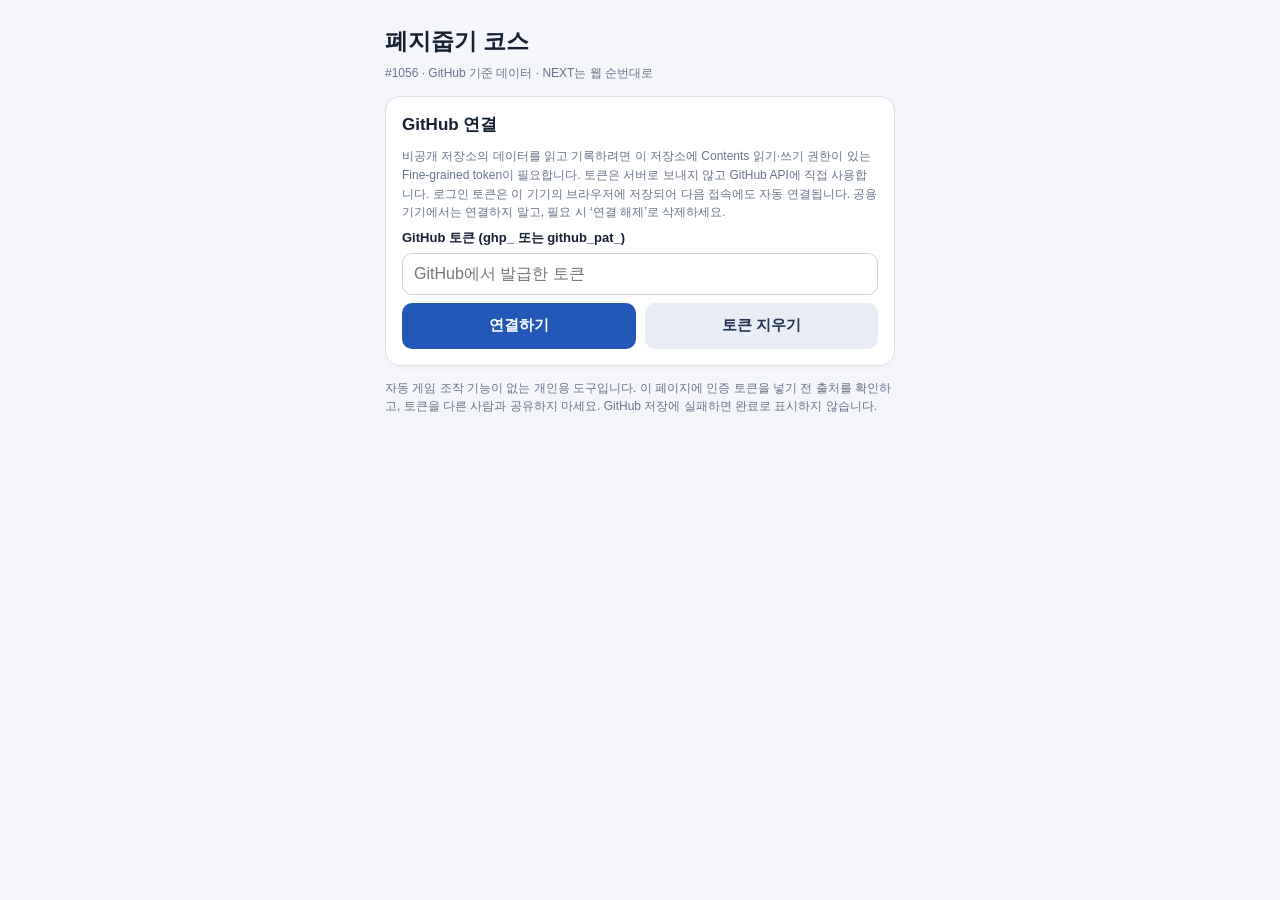
<file: index.html>
<!doctype html>
<html lang="ko">
<head>
<meta charset="utf-8">
<meta name="viewport" content="width=device-width,initial-scale=1,viewport-fit=cover">
<meta name="theme-color" content="#142032">
<title>퍼즐 오브 Z · 폐지줍기</title>
<style>
:root {color-scheme:light;--bg:#f4f6fa;--ink:#152032;--muted:#677489;--line:#dce1e8;--accent:#2358b8;--danger:#b33838;--ok:#177449}
* {box-sizing:border-box} body {margin:0;background:var(--bg);color:var(--ink);font:16px/1.45 -apple-system,BlinkMacSystemFont,"Apple SD Gothic Neo",sans-serif}
main {max-width:540px;margin:0 auto;padding:18px 15px 90px} h1{font-size:23px;margin:7px 0 4px} h2{font-size:17px;margin:0 0 10px} p{margin:7px 0}
.muted,small{color:var(--muted);font-size:12px} .panel {background:white;border:1px solid var(--line);border-radius:15px;padding:16px;margin:13px 0;box-shadow:0 2px 10px #10204007}
label {display:block;font-size:13px;font-weight:600;margin-bottom:5px} input,select{width:100%;padding:11px;font-size:16px;border:1px solid #c8d1df;border-radius:10px;background:#fff;color:#182231}
button {cursor:pointer;border:0;border-radius:10px;padding:13px 10px;font-size:15px;font-weight:650;background:var(--accent);color:white;min-height:46px}
button:disabled{opacity:.45;cursor:default} button.secondary{background:#e9eef6;color:#20334f} button.danger{background:#b63f45} button.green{background:#177449}
button.outline{border:1px solid #c5cfdb;background:white;color:#223852}
.row{display:flex;gap:9px;align-items:center} .row>*{flex:1;min-width:0}.col{display:flex;flex-direction:column;gap:6px}
#loginBox input{margin-bottom:8px} #app{display:none}.headerrow{display:flex;justify-content:space-between;gap:5px;align-items:baseline}
.displaynum{font-size:44px;font-weight:790;line-height:1.08;font-variant-numeric:tabular-nums}
.coordinate-grid{display:grid;grid-template-columns:1fr 1fr;gap:10px;margin:13px 0}
.coordinate-grid>div{background:#f1f4fa;border-radius:12px;text-align:center;padding:11px 5px}
.coordinate-grid b{display:block;font-size:42px;font-variant-numeric:tabular-nums;letter-spacing:-1px}
.coordinate-grid span{font-size:13px;color:var(--muted)}
.next-preview{display:flex;align-items:center;justify-content:space-between;gap:8px;padding:10px 12px;margin:9px 0 13px;border:1px solid #dce4ef;border-radius:10px;background:#f7f9fc;color:#40536b;font-variant-numeric:tabular-nums}
.next-preview-label{font-size:12px;font-weight:650;white-space:nowrap}
.next-preview-coords{font-size:15px;font-weight:700;letter-spacing:.1px;text-align:right}
.inforow{display:flex;gap:7px;flex-wrap:wrap;font-size:13px;color:#334962}
.pill{padding:4px 9px;background:#e9eef6;border-radius:99px}
#statusText{font-size:13px;color:#475c74;min-height:20px}
.message{padding:10px;border-radius:10px;background:#eaf1fa;margin:11px 0;font-size:13px;white-space:pre-wrap;word-break:break-word}
.message.error{background:#ffeaea;color:#922b2b} .message.good{background:#e7f7ec;color:#145a30}
input[type=number]{font-variant-numeric:tabular-nums}
details{margin-top:12px} summary{cursor:pointer;font-weight:650;padding:6px 0}
fieldset{border:0;margin:0;padding:0} fieldset:disabled{opacity:.4}
.help{font-size:12px;color:var(--muted);line-height:1.55}
#signedInAs{font-size:12px;color:var(--muted)}.spacer{height:5px} .badge{background:#f0eee6;border-radius:6px;padding:3px 8px;font-size:12px}

.tabbar{display:grid;grid-template-columns:1fr 1fr;gap:8px;margin-top:14px}
.tabbar button{background:#e1e7f0;color:#304461}
.tabbar button.active{background:#2358b8;color:white}
.scout-band-grid{display:grid;grid-template-columns:repeat(5,minmax(0,1fr));gap:8px;margin-top:8px}
.scout-band-grid button{font-size:18px;padding:8px 2px;background:#e9eef6;color:#223852}
.scout-band-grid button.active{background:#2358b8;color:#fff}
.scout-section{margin:8px 0 10px}
.scout-section h3{margin:0 0 2px;font-size:14px;line-height:1.3;padding:4px 0;border-bottom:1px solid var(--line);color:#2358b8;font-weight:750}
.scout-list{list-style:none;padding:0;margin:0}
.scout-list li{display:flex;align-items:center;justify-content:space-between;gap:6px;min-height:44px;border-bottom:1px solid #ecf0f4;padding:3px 2px;font-variant-numeric:tabular-nums}
.scout-list li:last-child{border-bottom:0}
.scout-list li.is-bust{background:#fff0f1;border-left:4px solid #ac3244;padding-left:5px}
.scout-list li.is-bust .scout-coord,.scout-list li.is-bust .scout-detail{color:#a42f3c}
.scout-list li.is-missing{opacity:.72;background:#f5f6f7}
.scout-coord{flex:1;min-width:0;font-size:15px;font-weight:650;letter-spacing:-.35px;white-space:nowrap}
.scout-action{display:flex;flex:0 0 auto;flex-direction:row;align-items:center;gap:6px}
.scout-detail{flex:0 0 63px;width:63px;font-size:12px;line-height:1.2;color:var(--muted);text-align:center;overflow-wrap:anywhere}
.scout-action button{flex:0 0 76px;width:76px;min-height:38px;padding:5px 6px;border-radius:8px;font-size:12px;line-height:1.25;white-space:nowrap}
.scout-legend{display:flex;gap:7px;flex-wrap:wrap;margin:8px 0;font-size:12px}
.scout-legend span{padding:4px 8px;border-radius:7px;background:#edf1f7;color:#44566e}
.scout-legend .is-bust{background:#fff0f1;color:#a42f3c}
#scoutSaving{font-size:12px;line-height:1.5;white-space:pre-wrap}
.scout-subtle{color:var(--muted);font-size:12px;padding:3px 0}
@media(max-width:380px){.scout-coord{font-size:14px}.scout-action{gap:4px}.scout-detail{flex-basis:56px;width:56px;font-size:11px}.scout-action button{flex-basis:72px;width:72px;padding:5px 4px}}
@media(max-width:330px){.scout-coord{font-size:13px}.scout-detail{flex-basis:46px;width:46px}.scout-action button{flex-basis:68px;width:68px;font-size:11px}}
@media(max-width:360px){.coordinate-grid b{font-size:35px}button{font-size:14px;padding:11px 6px}}
</style>
</head>
<body>
<main>
<header><h1>폐지줍기 코스</h1><p class="muted">#1056 · GitHub 기준 데이터 · NEXT는 웹 순번대로</p></header>
<section class="panel" id="loginBox">
 <h2>GitHub 연결</h2>
 <p class="help">비공개 저장소의 데이터를 읽고 기록하려면 이 저장소에 Contents 읽기·쓰기 권한이 있는 Fine-grained token이 필요합니다. 토큰은 서버로 보내지 않고 GitHub API에 직접 사용합니다. 로그인 토큰은 이 기기의 브라우저에 저장되어 다음 접속에도 자동 연결됩니다. 공용 기기에서는 연결하지 말고, 필요 시 ‘연결 해제’로 삭제하세요.</p>
 <label for="token">GitHub 토큰 (ghp_ 또는 github_pat_)</label>
 <input id="token" type="password" placeholder="GitHub에서 발급한 토큰" autocomplete="off" spellcheck="false">
 <div class="row"><button id="login">연결하기</button><button id="forget" class="secondary">토큰 지우기</button></div>
 <div id="loginMsg" class="message" style="display:none"></div>
</section>
<section id="app">
 <nav class="tabbar" aria-label="페이지 선택">
  <button type="button" id="tabRaid" class="active" aria-pressed="true">출정 코스</button>
  <button type="button" id="tabScout" aria-pressed="false">Y구간 수색</button>
 </nav>
 <section class="panel" id="coursePanel">
  <div class="headerrow"><h2>출정 코스</h2><span id="signedInAs"></span></div>
  <label for="courseSelect">코스 선택</label>
  <select id="courseSelect"></select>
  <p id="courseInfo" class="muted"></p>
  <div class="row"><button id="reload" class="secondary">GitHub 새로고침</button><button id="logout" class="outline">연결 해제</button></div>
 </section>
 <section class="panel" id="raidPanel">
  <div class="headerrow">
   <span class="muted">웹 진행 순번</span>
   <span class="badge" id="targetStatus">대기</span>
  </div>
  <div class="headerrow" style="margin-top:3px">
   <strong class="displaynum" id="stepNumber">—</strong>
   <span id="stepTotal" class="muted"></span>
  </div>
  <div class="coordinate-grid">
   <div><span>X 좌표</span><b id="xVal">—</b></div>
   <div><span>Y 좌표</span><b id="yVal">—</b></div>
  </div>
  <div class="inforow">
   <span class="pill" id="star">★—</span>
   <span class="pill" id="distance">거리 —</span>
  </div>
  <p class="muted" id="targetName"></p>
  <div class="next-preview" id="nextPreview" aria-label="다음 순번의 좌표 미리보기">
   <span id="nextPreviewLabel" class="next-preview-label">다음 좌표</span>
   <span id="nextPreviewCoords" class="next-preview-coords">—</span>
  </div>
  <div class="row" style="margin:15px 0">
   <button class="green" id="attacked">공격 → 다음 좌표</button>
   <button class="danger" id="missing">실종</button>
  </div>
  <div class="row">
   <button class="secondary" id="prev">이전</button>
   <button id="next">NEXT</button>
  </div>
  <p class="help">공격 → 다음 좌표와 NEXT는 진행 순번만 바꾸며 공격 이력·횟수를 기록하지 않습니다. 실종 신고는 GitHub에 실종 상태만 저장하고 해당 농장을 목록에서 제외합니다.</p>
  <details><summary>원하는 웹 순번으로 이동</summary>
   <div class="row"><input id="gotoNumber" type="number" min="1" inputmode="numeric" placeholder="웹 순번"><button id="go">이동</button></div>
  </details>
 </section>
 <section class="panel" id="scoutPanel" style="display:none">
  <h2>Y구간 수색 목록</h2>
  <p class="help">숫자 0~9로 Y 수색 구간을 선택합니다. 구간 내 좌표는 Y 20단위로 묶어 X 오름차순으로 표시합니다. 등록된 농장이 실제로 사라졌다면 해당 줄에서 실종 신고할 수 있습니다.</p>
  <div class="scout-legend"><span>등록 농장</span><span class="is-bust">꽝별 · 자원 부족</span><span>실종 기록</span></div>
  <label id="scoutBandTitle">수색 구간 선택</label>
  <div id="scoutBands" class="scout-band-grid" role="group" aria-labelledby="scoutBandTitle"></div>
  <p class="muted" id="scoutBandRange"></p>
  <div class="row" style="margin-top:10px">
   <button id="scoutRefresh" class="secondary">목록 새로고침</button>
  </div>
  <p id="scoutSummary" class="muted"></p>
  <p id="scoutSaving" class="muted" style="display:none" role="status" aria-live="polite"></p>
  <label style="display:flex;gap:8px;align-items:center;font-weight:400;margin:10px 0">
   <input id="scoutShowMissing" type="checkbox" style="width:auto">
   실종 농장도 참고용으로 표시
  </label>
  <div id="scoutList"></div>
  <p class="help">신규 농장·꽝별 등록과 별등급 변경은 게임 정찰 이미지를 채팅에 올려서 처리합니다. 웹에서는 실종 신고만 합니다.</p>
 </section>
 <div id="statusText"></div>
</section>
<div id="message" class="message" style="display:none"></div>
<p class="help">자동 게임 조작 기능이 없는 개인용 도구입니다. 이 페이지에 인증 토큰을 넣기 전 출처를 확인하고, 토큰을 다른 사람과 공유하지 마세요. GitHub 저장에 실패하면 완료로 표시하지 않습니다.</p>
</main>
<script>
"use strict";
(function(){
const OWNER="JHBahk",REPO="soxl-soxs-trading",BRANCH="game/puzzle-of-z-raid-log",ROOT="game/puzzle-of-z/";
const PATHS={targets:ROOT+"targets.json",config:ROOT+"current-course.json",progress:ROOT+"course-progress.json"};
const $=id=>document.getElementById(id);
const TOKEN_KEY="pz_token";
function readSavedToken(){
 try{return localStorage.getItem(TOKEN_KEY)||sessionStorage.getItem(TOKEN_KEY)||"";}
 catch(e){try{return sessionStorage.getItem(TOKEN_KEY)||"";}catch(_){return "";}}
}
function saveSavedToken(value){
 try{localStorage.setItem(TOKEN_KEY,value);}
 catch(e){throw Error("브라우저에 로그인 정보를 저장할 수 없습니다. 저장소 사용 설정을 확인하세요.");}
 try{sessionStorage.removeItem(TOKEN_KEY);}catch(e){}
}
function clearSavedToken(){
 try{localStorage.removeItem(TOKEN_KEY);}catch(e){}
 try{sessionStorage.removeItem(TOKEN_KEY);}catch(e){}
}
let token=readSavedToken(), targets=null,config=null,progress=null, route=null,step=1,busy=false,viewMode="raid",scoutIndex=null;
const apiBase="https://api.github.com/repos/"+OWNER+"/"+REPO+"/contents/";
function message(s,kind){const el=$("message");el.textContent=s;el.className="message "+(kind||"");el.style.display="block";}
function loginMessage(s,kind){const el=$("loginMsg");el.textContent=s;el.className="message "+(kind||"");el.style.display="block";}
function kstNow(){const d=new Date(Date.now()+9*3600000);return d.toISOString().slice(0,19)+"+09:00";}
function todayKST(){return kstNow().slice(0,10)}
function bytesFromBase64(b){const binary=atob(b.replace(/\s/g,""));const out=new Uint8Array(binary.length);for(let i=0;i<binary.length;i++)out[i]=binary.charCodeAt(i);return new TextDecoder().decode(out);}
function toBase64(txt){const bytes=new TextEncoder().encode(txt);let binary="";for(let i=0;i<bytes.length;i+=16384)binary+=String.fromCharCode.apply(null,bytes.subarray(i,i+16384));return btoa(binary);}
async function req(path,opts){
 const res=await fetch(apiBase+path+(opts.method==="GET"?"?ref="+encodeURIComponent(BRANCH):""),{
 method:opts.method,
 headers:{"Accept":"application/vnd.github+json","Authorization":"Bearer "+token,"X-GitHub-Api-Version":"2022-11-28","Content-Type":"application/json"},
 body:opts.body?JSON.stringify(opts.body):undefined,
 cache:"no-store"
 });
 if(!res.ok){let err="HTTP "+res.status;try{const detail=await res.json();err+=" "+String(detail.message||"").slice(0,220);}catch(e){};throw Error(err+(res.status===409?" / 다른 곳에서 갱신됐습니다. 새로고침 후 다시 실행하세요.":""));}
 return res.json();
}
async function read(path){const v=await req(path,{method:"GET"});if(typeof v.content!=="string")throw Error("GitHub 파일 형식이 예상과 다릅니다: "+path);return {sha:v.sha,value:JSON.parse(bytesFromBase64(v.content))};}
async function update(path,oldSha,value,summary){
 const resp=await req(path,{method:"PUT",body:{message:"puzzle-of-z web: "+summary,content:toBase64(JSON.stringify(value,null,2)+"\n"),sha:oldSha,branch:BRANCH}});
 if(!resp.content||!resp.commit)throw Error("GitHub 응답에 저장 확인 정보가 없습니다.");
 const check=await read(path);
 if(check.sha!==resp.content.sha)throw Error("저장 뒤 다른 변경을 감지했습니다. 새로고침해주세요.");
 return check;
}
function active(){if(!config)return null;return config.routes.find(r=>r.route_id===route?.route_id);}
function currentData(atStep=step){
 if(!targets||!route||atStep<1||atStep>route.web_order_numbers.length)return null;
 const oldNumber=route.web_order_numbers[atStep-1];
 const history=targets.value.recommendation_history.find(h=>h.route_id===route.route_id);
 if(!history)throw Error("기존 추천 기록이 없습니다: "+route.route_id);
 const entry=history.numbered_targets.find(e=>e.number===oldNumber);
 if(!entry)throw Error("코스 번호가 일치하지 않습니다: "+oldNumber);
 const target=targets.value.targets.find(t=>t.id===entry.target_id);
 if(!target)throw Error("대상 ID를 찾을 수 없습니다: "+entry.target_id);
 return {oldNumber,entry,target,history};
}
function availableWebSteps(){
 if(!targets||!route)return [];
 const h=targets.value.recommendation_history.find(item=>item.route_id===route.route_id);
 if(!h)return [];
 const skipped=new Set((h.skipped_targets||[]).filter(s=>!s.invalidated).map(s=>s.number));
 const byNumber=new Map(h.numbered_targets.map(item=>[item.number,item.target_id]));
 const byId=new Map(targets.value.targets.map(t=>[t.id,t]));
 return route.web_order_numbers.map((n,i)=>({number:n,rawStep:i+1})).filter(item=>{
  const t=byId.get(byNumber.get(item.number));
  return t&&t.coordinate_status!=="missing_at_last_known_location"&&t.coordinate_status!=="excluded_active_player"&&!t.excluded_from_raid_recommendations&&!skipped.has(item.number);
 }).map(item=>item.rawStep);
}
function nearestVisibleStep(rawStep){
 const valid=availableWebSteps();
 return valid.find(n=>n>=rawStep)||valid[valid.length-1]||1;
}
function nextVisibleStep(rawStep){
 return availableWebSteps().find(n=>n>rawStep)||null;
}
function prevVisibleStep(rawStep){
 const before=availableWebSteps().filter(n=>n<rawStep);
 return before.length?before[before.length-1]:null;
}
function displayedStep(rawStep){
 const position=availableWebSteps().indexOf(rawStep);
 return position===-1?null:position+1;
}
function status(d){
 if(d.target.coordinate_status==="missing_at_last_known_location"||d.history.skipped_targets?.some(x=>x.number===d.oldNumber))return "실종";
 if(d.target.excluded_from_raid_recommendations||d.target.coordinate_status==="excluded_active_player")return "활동 유저";
 if(d.history.completed_targets?.some(x=>x.number===d.oldNumber&&!x.invalidated))return "공격 완료";
 return "미진행";
}
function render(){
 const valid=availableWebSteps();
 if(!valid.length){
  $("stepNumber").textContent="—";$("stepTotal").textContent="/ 0";
  $("xVal").textContent="—";$("yVal").textContent="—";
  $("targetStatus").textContent="코스 완료";$("nextPreviewLabel").textContent="다음 좌표";$("nextPreviewCoords").textContent="없음";
  $("attacked").disabled=true;$("missing").disabled=true;$("prev").disabled=true;$("next").disabled=true;
  $("courseInfo").textContent="이 코스에 남은 대상이 없습니다.";
  return;
 }
 if(!valid.includes(step))step=nearestVisibleStep(step);
 const d=currentData();if(!d)return;
 const shown=valid.indexOf(step)+1;
 $("stepNumber").textContent=String(shown);$("stepTotal").textContent="/ "+valid.length;
 $("xVal").textContent=d.target.x;$("yVal").textContent=d.target.y;
 $("star").textContent="★"+(d.target.star_tier??d.entry.star_tier??0);
 $("distance").textContent="거리 "+(d.target.distance??"—");
 $("targetName").textContent=d.target.nickname?d.target.nickname+" · "+d.target.id:d.target.id;
 const nextRaw=valid[shown]??null;
 const upcoming=nextRaw?currentData(nextRaw):null;
 $("nextPreviewLabel").textContent=upcoming?"다음 "+(shown+1)+"번":"마지막 좌표";
 $("nextPreviewCoords").textContent=upcoming?"X "+upcoming.target.x+" · Y "+upcoming.target.y:"다음 좌표 없음";
 $("targetStatus").textContent=status(d);
 $("attacked").disabled=busy;
 $("missing").disabled=busy||status(d)==="실종"||status(d)==="활동 유저";
 $("prev").disabled=busy||shown<=1;$("next").disabled=busy||shown>=valid.length;
 $("courseInfo").textContent="웹 순번 "+shown+" / "+valid.length+" · 실종·활동 유저는 자동 제외";
 $("statusText").textContent="GitHub와 동기화됨 · NEXT는 공격이 아님";
 $("go").disabled=busy;$("reload").disabled=busy;
}
function setBusy(v){busy=v;const d=targets&&route?currentData():null;if(d)render();if(targets&&scoutIndex!==null)renderScout();$("login").disabled=v;}
function showApp(){ $("app").style.display="block";$("loginBox").style.display="none"; }
function setTab(mode){
 viewMode=mode==="scout"?"scout":"raid";
 $("tabRaid").classList.toggle("active",viewMode==="raid");
 $("tabScout").classList.toggle("active",viewMode==="scout");
 $("tabRaid").setAttribute("aria-pressed",String(viewMode==="raid"));
 $("tabScout").setAttribute("aria-pressed",String(viewMode==="scout"));
 $("coursePanel").style.display=viewMode==="raid"?"block":"none";
 $("raidPanel").style.display=viewMode==="raid"?"block":"none";
 $("scoutPanel").style.display=viewMode==="scout"?"block":"none";
 if(viewMode==="scout")renderScout();
}
function scoutBounds(index){
 if(!Number.isInteger(index)||index<0||index>9)throw Error("수색 구간은 0~9입니다.");
 const start=index*100+1;
 return [start,index===9?1023:(index+1)*100];
}
function scoutIndexForBand(value){
 const start=Number(String(value||"1-100").split("-")[0]);
 return Math.min(9,Math.max(0,Math.floor((Math.max(start||1,1)-1)/100)));
}
function initScoutBand(){
 if(!targets)return;
 const plan=targets.value.scouting_progress?.missing_target_rescan_plan||{};
 if(!Number.isInteger(scoutIndex)||scoutIndex<0||scoutIndex>9)
  scoutIndex=scoutIndexForBand(plan.next_band);
 const container=$("scoutBands");
 container.replaceChildren();
 for(let i=0;i<10;i++){
  const button=document.createElement("button");
  const [start,end]=scoutBounds(i);
  button.type="button";
  button.textContent=String(i);
  button.title="Y "+start+"~"+end;
  button.className=i===scoutIndex?"active":"";
  button.setAttribute("aria-pressed",String(i===scoutIndex));
  button.onclick=()=>{scoutIndex=i;initScoutBand();renderScout();};
  container.appendChild(button);
 }
 const [start,end]=scoutBounds(scoutIndex);
 $("scoutBandRange").textContent="선택 "+scoutIndex+"번: Y "+start+"~"+end;
}
function starFromOil(v){
 if(v==null)return 0;
 const match=String(v).replace(/,/g,"").replace(/\s/g,"").match(/^(\d+(?:\.\d+)?)(천|K|k|만|M|m)?$/);
 if(!match)return 0;
 const mult={천:1000,K:1000,k:1000,만:10000,M:1000000,m:1000000};
 const oil=Number(match[1])*(mult[match[2]]||1);
 return oil>=24000?3:oil>=18000?2:oil>=12000?1:0;
}
function isBust(t){return t.star_tier===-1||(t.scouting_result==="no_resources"&&![0,1,2,3].includes(t.star_tier));}
function scoutTierText(t){
 if(isBust(t))return "꽝별";
 return t.star_tier==null?"별 미지정":"★"+Math.max(t.star_tier,starFromOil(t.resources?.oil));
}
async function reportScoutingMissing(id,x,y){
 if(busy||!targets||!token)return;
 const initial=targets.value.targets.find(t=>t.id===id);
 if(!initial||initial.x!==x||initial.y!==y)return message("수색 목록이 변경됐습니다. 새로고침 후 확인해주세요.","error");
 if(initial.coordinate_status==="missing_at_last_known_location")return message("이미 실종 신고된 농장입니다.","good");
 if(initial.coordinate_status==="excluded_active_player"||initial.excluded_from_raid_recommendations)return;
 if(!confirm("이 좌표의 농장이 실제로 사라졌나요?\n"+id+" "+(initial.nickname||"")+"\nX "+x+" / Y "+y+"\nGitHub에 실종만 기록하며 공격 이력은 만들지 않습니다."))return;
 setBusy(true);$("scoutSaving").textContent=id+" 실종 신고 GitHub 저장 중 · 완료 확인 전에는 페이지를 닫지 마세요.";$("scoutSaving").style.display="block";
 try{
  const live=await read(PATHS.targets),data=live.value;
  const t=data.targets.find(z=>z.id===id);
  if(!t||t.x!==x||t.y!==y)throw Error("해당 농장 좌표가 이미 바뀌었습니다. 수색 목록을 다시 확인해주세요.");
  if(t.excluded_from_raid_recommendations||t.coordinate_status==="excluded_active_player")throw Error("활동 유저는 실종 처리할 수 없습니다.");
  if(t.coordinate_status!=="missing_at_last_known_location"){
   const at=kstNow();
   t.coordinate_status="missing_at_last_known_location";
   t.missing_reported_at_kst=at;t.last_missing_confirmed_at_kst=at;
   t.notes=(t.notes||"")+"\n"+at+": 웹 Y구간 수색에서 사용자 실종 신고. 기존 좌표 X:"+x+" Y:"+y+". 공격 기록 없음.";
   const p=data.scouting_progress?.missing_target_rescan_plan;
   if(p){
    p.missing_target_ids=[...new Set([...(p.missing_target_ids||[]),id])];
    p.missing_count=data.targets.filter(z=>z.coordinate_status==="missing_at_last_known_location").length;
    if("current_missing_count" in p)p.current_missing_count=p.missing_count;
    p.updated_at_kst=at;
   }
   const saved=await update(PATHS.targets,live.sha,data,"scout missing "+id);
   if(saved.value.targets.find(z=>z.id===id)?.coordinate_status!=="missing_at_last_known_location")throw Error("GitHub 실종 저장 검증 실패");
   targets=saved;
  }else targets=live;
  renderScout();render();
  $("scoutSaving").textContent=id+" 실종 신고 · GitHub 저장 확인 완료.";
  message(id+" 실종 신고 저장 확인 완료. 수색 목록에 반영됐습니다.","good");
 }catch(e){
  const problem=String(e.message||e);
  try{
   const check=await read(PATHS.targets);
   targets=check;
   if(check.value.targets.find(z=>z.id===id&&z.x===x&&z.y===y)?.coordinate_status==="missing_at_last_known_location"){
    $("scoutSaving").textContent=id+" 실종 신고 · GitHub 재조회로 확인 완료.";
    message(id+" 실종 기록은 저장되어 있음을 재조회로 확인했습니다.","good");
   }else{
    $("scoutSaving").textContent="저장 확인 실패 · "+problem;
    message("실종 신고 저장 실패: "+problem,"error");
   }
  }catch(verifyError){
   $("scoutSaving").textContent="저장 여부 확인 불가 · GitHub 목록 새로고침으로 재확인하세요.";
   message("실종 신고 저장 여부를 확인하지 못했습니다: "+problem,"error");
  }
  renderScout();
 }finally{setBusy(false);}
}
function renderScout(){
 if(!targets||scoutIndex===null)return;
 const [start,end]=scoutBounds(scoutIndex);
 const data=targets.value,plan=data.scouting_progress?.missing_target_rescan_plan||{};
 const completed=new Set((plan.completed_bands||[]).map(x=>x.range));
 const includeMissing=$("scoutShowMissing").checked;
 const acceptable=data.targets.filter(t=>Number.isInteger(t.x)&&Number.isInteger(t.y)&&t.y>=start&&t.y<=end&&!t.excluded_from_raid_recommendations&&t.coordinate_status!=="excluded_active_player"&&(includeMissing||t.coordinate_status!=="missing_at_last_known_location"));
 const root=$("scoutList");root.replaceChildren();
 const complete=scoutIndex===9?(completed.has("901-1000")&&completed.has("1001-1023")):completed.has(start+"-"+end);
 const isNext=scoutIndexForBand(plan.next_band)===scoutIndex;
 $("scoutSummary").textContent="Y "+start+"~"+end+" · 등록 "+acceptable.length+"곳 · 꽝별 "+acceptable.filter(isBust).length+"곳 · 실종 "+acceptable.filter(t=>t.coordinate_status==="missing_at_last_known_location").length+"곳"+(complete?" · 수색 완료":" · 완료 보고 전")+(isNext?" · 다음 수색 대상":"");
 let ordinal=0;
 for(let bottom=start;bottom<=end;bottom+=20){
  const top=Math.min(end,bottom+19);
  const group=acceptable.filter(t=>t.y>=bottom&&t.y<=top).sort((a,b)=>a.x-b.x||a.y-b.y||a.id.localeCompare(b.id));
  const section=document.createElement("section");section.className="scout-section";
  const heading=document.createElement("h3");heading.textContent="Y "+bottom+"~"+top+" ("+group.length+"곳)";section.appendChild(heading);
  if(!group.length){heading.textContent+=" · 없음";}
  else{
   const list=document.createElement("ul");list.className="scout-list";
   for(const t of group){
    ordinal++;
    const item=document.createElement("li");item.className=(isBust(t)?"is-bust ":"")+(t.coordinate_status==="missing_at_last_known_location"?"is-missing":"");
    const coords=document.createElement("span");coords.className="scout-coord";coords.textContent=ordinal+". ("+t.x+","+t.y+")";
    const side=document.createElement("div");side.className="scout-action";
    const status=document.createElement("span");status.className="scout-detail";
    status.textContent=scoutTierText(t)+(t.coordinate_status==="missing_at_last_known_location"?" · 실종":"");
    const button=document.createElement("button");button.type="button";
    const missing=t.coordinate_status==="missing_at_last_known_location";
    button.textContent=missing?"실종 완료":"실종 신고";
    button.className=missing?"secondary":"danger";button.disabled=busy||missing;
    button.onclick=()=>reportScoutingMissing(t.id,t.x,t.y);
    side.append(status,button);item.append(coords,side);list.appendChild(item);
   }
   section.appendChild(list);
  }
  root.appendChild(section);
 }
}
async function loadAll(){
 targets=await read(PATHS.targets);config=(await read(PATHS.config)).value;progress=await read(PATHS.progress);
 const list=config.routes;
 $("courseSelect").replaceChildren();
 for(const c of list){const opt=document.createElement("option");opt.value=c.route_id;opt.textContent=c.label;$("courseSelect").append(opt);}
 const saved=progress.value.active_route_id;
 route=list.find(c=>c.route_id===saved)||list[0];$("courseSelect").value=route.route_id;
 const entry=progress.value.courses?.[route.route_id];
 step=Math.min(route.web_order_numbers.length,Math.max(1,Number(entry?.current_step)||1));
 step=nearestVisibleStep(step);
 showApp();render();initScoutBand();renderScout();setTab(viewMode);
}
async function connect(){
 if(busy)return;
 const input=$("token").value.trim();if(input)token=input;
 if(!token){loginMessage("토큰을 입력해주세요.","error");return;}
 setBusy(true);try{await loadAll();saveSavedToken(token);$("token").value="";message("GitHub 연결 완료. 이 브라우저에 로그인 정보가 저장되었습니다.","good");}catch(e){loginMessage("연결 실패: "+e.message,"error");}finally{setBusy(false);}
}
function forget(){clearSavedToken();token="";$("token").value="";targets=null;config=null;progress=null;route=null;$("app").style.display="none";$("loginBox").style.display="block";loginMessage("이 브라우저에 저장된 GitHub 연결 정보가 삭제되었습니다.","good");}
async function saveStep(nextStep){
 if(nextStep<1||nextStep>route.web_order_numbers.length)return;
 const live=await read(PATHS.progress);
 const p=live.value;
 if(!p.courses)p.courses={};
 p.courses[route.route_id]={current_step:nextStep,current_number:route.web_order_numbers[nextStep-1],updated_at_kst:kstNow()};
 p.active_route_id=route.route_id;
 const stored=await update(PATHS.progress,live.sha,p,"move route cursor "+nextStep);
 if(stored.value.courses[route.route_id]?.current_step!==nextStep)throw Error("진행 번호 검증 실패");
 progress=stored;step=nextStep;render();
}
async function move(n){
 if(busy)return;setBusy(true);
 try{await saveStep(n);message("현재 웹 순번 "+(displayedStep(n)??n)+"번 저장 완료.","good");}
 catch(e){message("진행 위치 저장 실패: "+e.message,"error");}
 finally{setBusy(false);}
}
async function switchCourse(){
 if(busy)return;const choice=config.routes.find(c=>c.route_id===$("courseSelect").value);
 if(!choice)return;route=choice;
 const p=progress.value.courses?.[choice.route_id];step=Math.min(choice.web_order_numbers.length,Math.max(1,Number(p?.current_step)||1));step=nearestVisibleStep(step);render();
 try{await saveStep(step);}catch(e){message("코스 선택을 저장하지 못했습니다: "+e.message,"error");}
}
async function report(kind){
 if(busy)return;
 if(kind==="raid"){
  const next=nextVisibleStep(step);
  if(next!==null)await move(next);
  else message("코스 마지막 좌표입니다. 같은 코스를 다시 돌 때는 웹 순번 1번으로 이동하세요.");
  return;
 }
 if(kind!=="missing")return;
 const old=currentData();
 if(!old)return;
 if(!confirm("이 좌표가 실제로 사라졌나요?\nX "+old.target.x+" / Y "+old.target.y+"\nGitHub에 실종 상태만 저장하고 공격 이력은 생성하지 않습니다."))return;
 setBusy(true);
 try{
  const live=await read(PATHS.targets),data=live.value;
  const t=data.targets.find(x=>x.id===old.entry.target_id);
  const h=data.recommendation_history.find(x=>x.route_id===route.route_id);
  if(!t||!h)throw Error("대상 또는 추천 이력이 변경됐습니다.");
  if(t.x!==old.target.x||t.y!==old.target.y)throw Error("농장 좌표가 변경됐습니다. 새로고침 후 확인하세요.");
  if(t.excluded_from_raid_recommendations||t.coordinate_status==="excluded_active_player")throw Error("활동 유저는 실종으로 처리하지 않습니다.");
  if(t.coordinate_status!=="missing_at_last_known_location"){
   const at=kstNow(),num=old.oldNumber;
   t.coordinate_status="missing_at_last_known_location";t.missing_reported_at_kst=at;t.last_missing_confirmed_at_kst=at;
   t.notes=(t.notes||"")+"\n"+at+": 웹 출정 화면 사용자 실종 신고. 코스 #"+num+", 웹 순번 #"+step+". 공격 기록 없음.";
   const plan=data.scouting_progress?.missing_target_rescan_plan;
   if(plan){
    plan.missing_target_ids=[...new Set([...(plan.missing_target_ids||[]),t.id])];
    plan.missing_count=data.targets.filter(x=>x.coordinate_status==="missing_at_last_known_location").length;
    if("current_missing_count" in plan)plan.current_missing_count=plan.missing_count;
    plan.updated_at_kst=at;
   }
   if(!h.skipped_targets)h.skipped_targets=[];
   if(!h.skipped_targets.some(x=>x.number===num))h.skipped_targets.push({number:num,target_id:t.id,coordinate_raw:t.coordinate_raw,reason:"missing_at_last_known_location",confirmed_at_kst:at,web_step:step});
   h.last_progress_at_kst=at;
   const saved=await update(PATHS.targets,live.sha,data,"missing "+t.id+" #"+num);
   if(saved.value.targets.find(z=>z.id===t.id)?.coordinate_status!=="missing_at_last_known_location")throw Error("실종 저장 재조회 검증 실패");
   targets=saved;
  }else targets=live;
  const next=nextVisibleStep(step);
  if(next!==null){
   try{await saveStep(next);message("실종 상태 저장 완료. 다음 웹 순번 "+displayedStep(next)+"번.","good");}
   catch(e){message("실종 기록은 저장됐지만 위치 동기화에 실패했습니다. NEXT를 눌러주세요. "+e.message,"error");}
  }else{
   const last=availableWebSteps().at(-1);
   if(last!==undefined){try{await saveStep(last);}catch(e){message("실종 저장 후 진행 위치 동기화 실패: "+e.message,"error");}}
   render();message("실종 상태 GitHub 저장 완료.","good");
  }
  renderScout();
 }catch(e){message("실종 신고 실패: "+e.message,"error");}
 finally{setBusy(false);}
}
$("login").onclick=connect;$("forget").onclick=forget;$("logout").onclick=forget;
$("tabRaid").onclick=()=>setTab("raid");$("tabScout").onclick=()=>setTab("scout");
$("scoutShowMissing").onchange=renderScout;
$("scoutRefresh").onclick=async()=>{if(busy)return;setBusy(true);try{targets=await read(PATHS.targets);initScoutBand();renderScout();message("수색 목록을 GitHub 최신 데이터로 갱신했습니다.","good");}catch(e){message("수색 목록 갱신 실패: "+e.message,"error");}finally{setBusy(false);}};
$("prev").onclick=()=>{const prev=prevVisibleStep(step);if(prev!==null)move(prev);};
$("next").onclick=()=>{const next=nextVisibleStep(step);if(next!==null)move(next);};
$("attacked").onclick=()=>report("raid");$("missing").onclick=()=>report("missing");
$("reload").onclick=async()=>{if(busy)return;setBusy(true);try{await loadAll();message("최신 GitHub 데이터로 동기화 완료.","good");}catch(e){message("새로고침 실패: "+e.message,"error");}finally{setBusy(false);}};
$("courseSelect").onchange=switchCourse;
$("go").onclick=()=>{const n=Number($("gotoNumber").value),valid=availableWebSteps();if(!Number.isInteger(n)||n<1||n>valid.length)return message("올바른 웹 순번(1~"+valid.length+")을 입력해주세요.","error");move(valid[n-1]);};
if(token){$("token").value=token;connect();}
})();
</script>
</body>
</html>
</file>
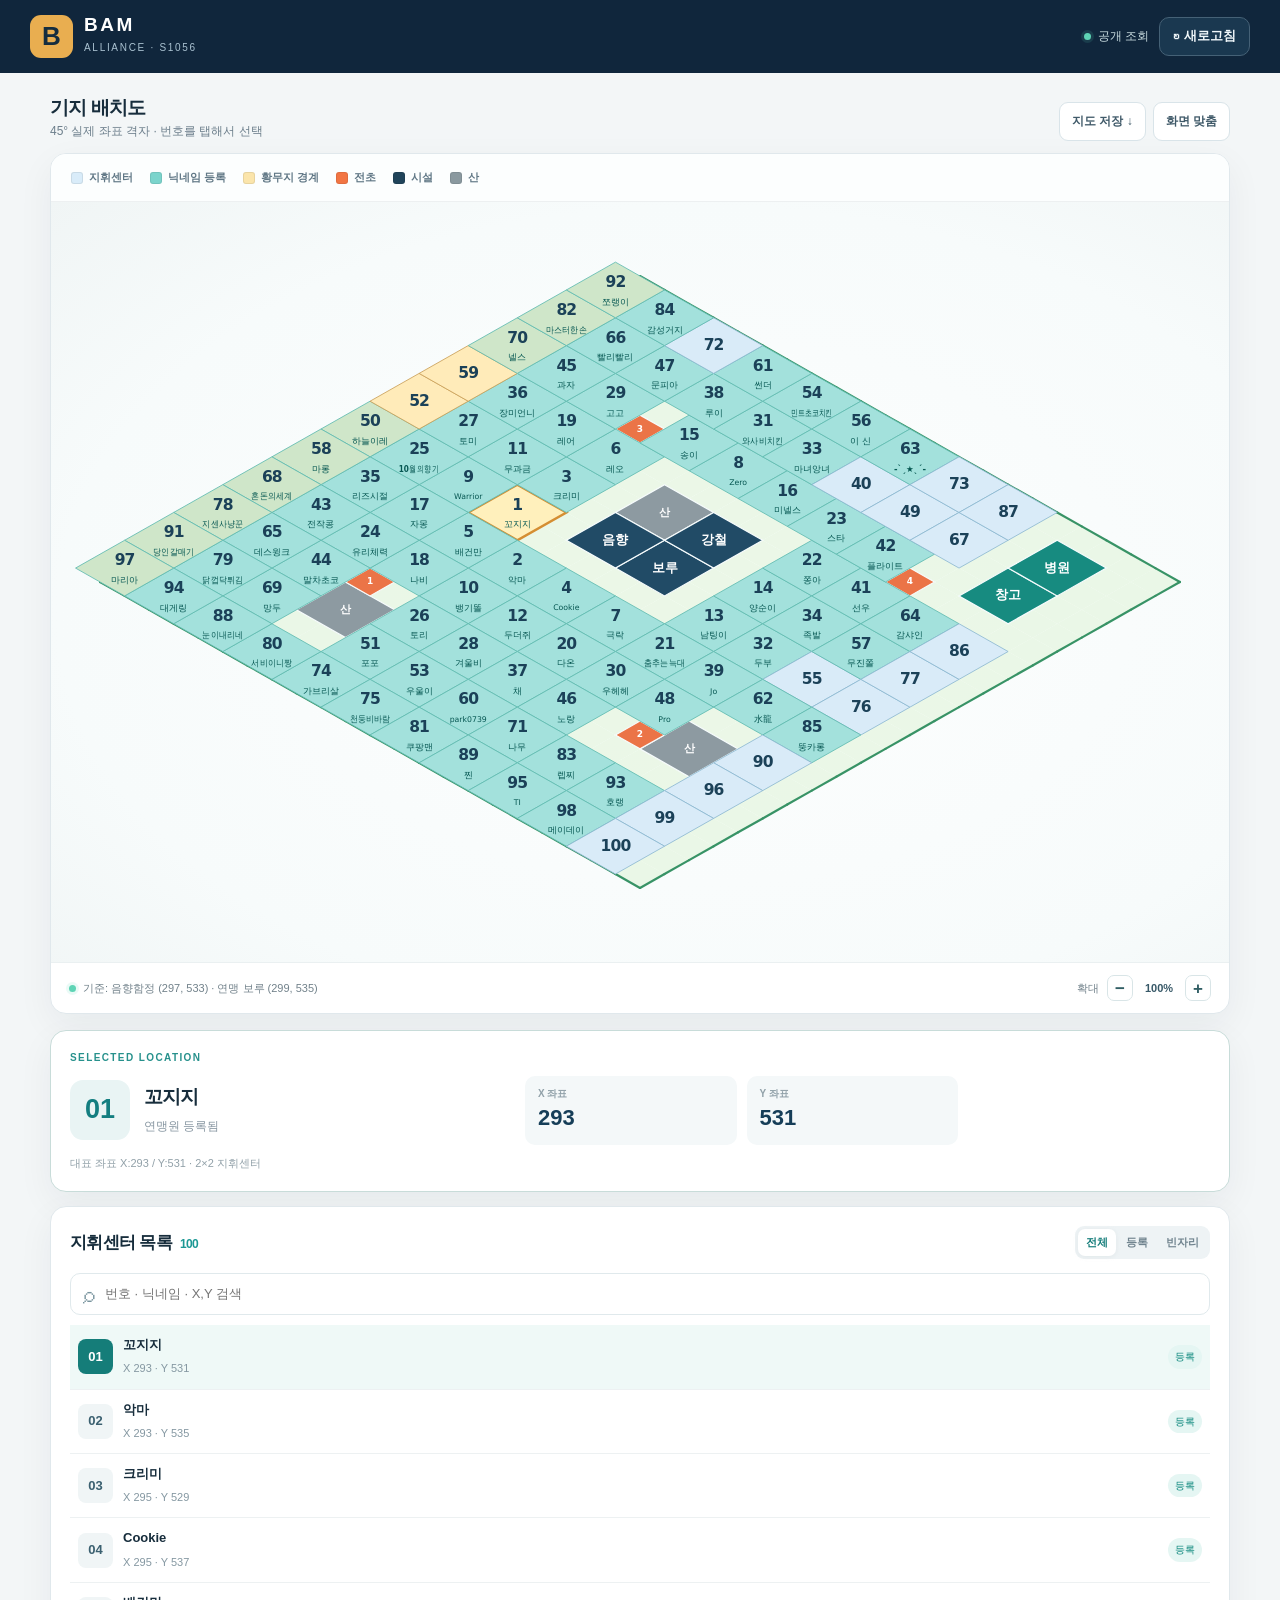
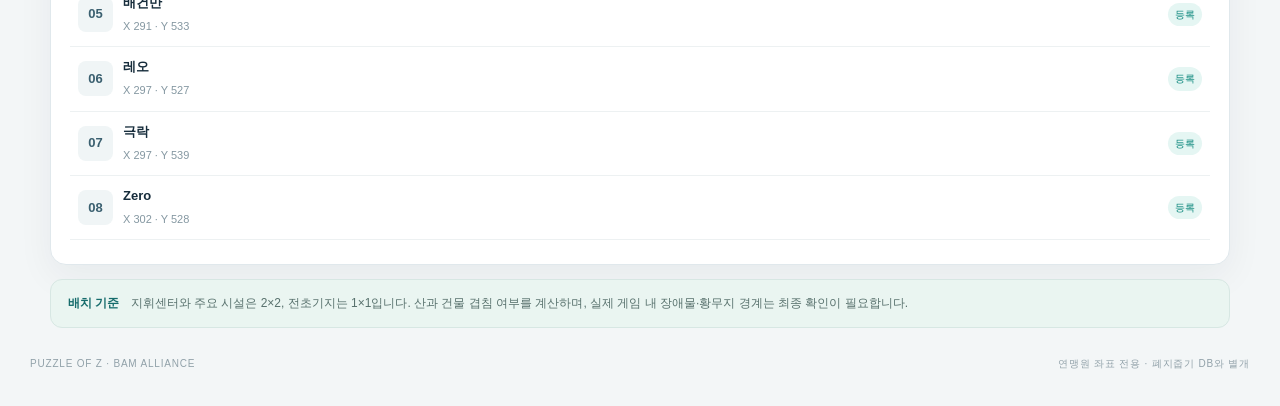
<file: alliance/index.html>
<!doctype html>
<html lang="ko">
<head>
  <meta charset="utf-8"><meta name="viewport" content="width=device-width,initial-scale=1,viewport-fit=cover">
  <meta name="theme-color" content="#10263c">
  <meta name="description" content="Puzzle of Z BAM 연맹 100자리 기지 배치도와 실시간 좌표·닉네임 관리">
  <title>BAM 연맹 | 기지 좌표 관리</title>
  <link rel="stylesheet" href="./style.css?v=8">
  <script defer src="./app.js?v=8"></script>
</head>
<body>
  <header class="topbar">
    <div class="top-inner"><div class="brand"><a class="brand-symbol" href="./admin.html" aria-label="연맹원 관리 페이지 열기" title="관리 페이지 열기">B</a><a class="brand-word" href="./"><strong>BAM</strong><small>ALLIANCE · S1056</small></a></div>
      <div class="top-actions"><span class="online-indicator"><i></i>공개 조회</span><button class="top-button" id="refresh" title="최신 데이터 다시 읽기">↻ <span>새로고침</span></button></div>
    </div>
  </header>
  <main class="container">

    <div id="notice" role="status" aria-live="polite" hidden></div>
    <section class="workbench">
      <div class="view-column">
        <div class="section-bar"><div><h2>기지 배치도</h2><p>45° 실제 좌표 격자 · 번호를 탭해서 선택</p></div><div class="bar-actions"><button class="quiet" id="exportSvg" title="표시된 배치도 SVG로 저장">지도 저장 ↓</button><button class="quiet" id="resetZoom">화면 맞춤</button></div></div>
        <div class="map-card">
          <div class="legend"><span><i class="swatch hq"></i>지휘센터</span><span><i class="swatch named"></i>닉네임 등록</span><span><i class="swatch edge"></i>황무지 경계</span><span><i class="swatch outpost"></i>전초</span><span><i class="swatch facility"></i>시설</span><span><i class="swatch mountain"></i>산</span></div>
          <div class="map-stage" id="mapStage"><svg id="mapSvg" role="img" aria-label="100개 지휘센터와 연맹 시설 좌표 지도" xmlns="http://www.w3.org/2000/svg" tabindex="0"></svg></div>
          <div class="map-foot"><span><i class="foot-dot"></i> 기준: 음향함정 (297, 533) · 연맹 보루 (299, 535)</span><span>확대 <button id="zoomOut" aria-label="축소">−</button><b id="zoomLabel">100%</b><button id="zoomIn" aria-label="확대">+</button></span></div>
        </div>

      </div>
      <aside class="side-column">
        <section class="panel focus-panel" id="detailPanel"><div class="panel-label">SELECTED LOCATION</div><div class="focus-head"><div class="num-chip" id="selNum">01</div><div><h2 id="selName">미등록 자리</h2><span id="selSub">지휘센터 슬롯</span></div></div><div class="coord-grid"><div><small>X 좌표</small><strong id="selX">—</strong></div><div><small>Y 좌표</small><strong id="selY">—</strong></div></div><button id="editOpen" class="primary-button" hidden>이 자리 수정하기</button><p class="focus-help" id="focusHelp">지도 또는 아래 목록에서 자리를 선택하세요.</p></section>
        <section class="panel list-panel"><div class="panel-top"><h2>지휘센터 목록 <span id="listCount">100</span></h2><div class="switches" role="group" aria-label="자리 필터"><button class="active" data-filter="all">전체</button><button data-filter="named">등록</button><button data-filter="vacant">빈자리</button></div></div><label class="search-box"><span>⌕</span><input id="search" type="search" autocomplete="off" placeholder="번호 · 닉네임 · X,Y 검색" aria-label="지휘센터 검색"></label><div id="slotList" class="slot-list"></div></section>
                <div class="map-note"><strong>배치 기준</strong> 지휘센터와 주요 시설은 2×2, 전초기지는 1×1입니다. 산과 건물 겹침 여부를 계산하며, 실제 게임 내 장애물·황무지 경계는 최종 확인이 필요합니다.</div>
      </aside>
    </section>
    <footer>PUZZLE OF Z · BAM ALLIANCE <span>연맹원 좌표 전용 · 폐지줍기 DB와 별개</span></footer>
  </main>
  <div class="overlay" id="editDialog" hidden><div class="dialog" role="dialog" aria-modal="true" aria-labelledby="editTitle"><button class="close" data-close="editDialog" aria-label="닫기">×</button><div class="dialog-icon">✎</div><h2 id="editTitle">지휘센터 수정</h2><p>지휘센터 번호는 유지됩니다. 닉네임 또는 좌표를 수정하면 지도가 바뀝니다.</p><form id="editForm"><div class="form-columns"><div><label class="field-label" for="editNumber">번호</label><input id="editNumber" readonly></div><div><label class="field-label" for="editNickname">닉네임</label><input id="editNickname" maxlength="24" autocomplete="off" placeholder="예: 크로미"></div><div><label class="field-label" for="editX">X 좌표</label><input id="editX" type="number" min="0" max="2000" required></div><div><label class="field-label" for="editY">Y 좌표</label><input id="editY" type="number" min="0" max="2000" required></div></div><div id="editError" class="error"></div><button class="primary-button" type="submit">변경사항 저장</button></form><small>2×2 건물 충돌 및 녹색 영역을 이 페이지에서 검사합니다.</small></div></div>
</body></html>
</file>
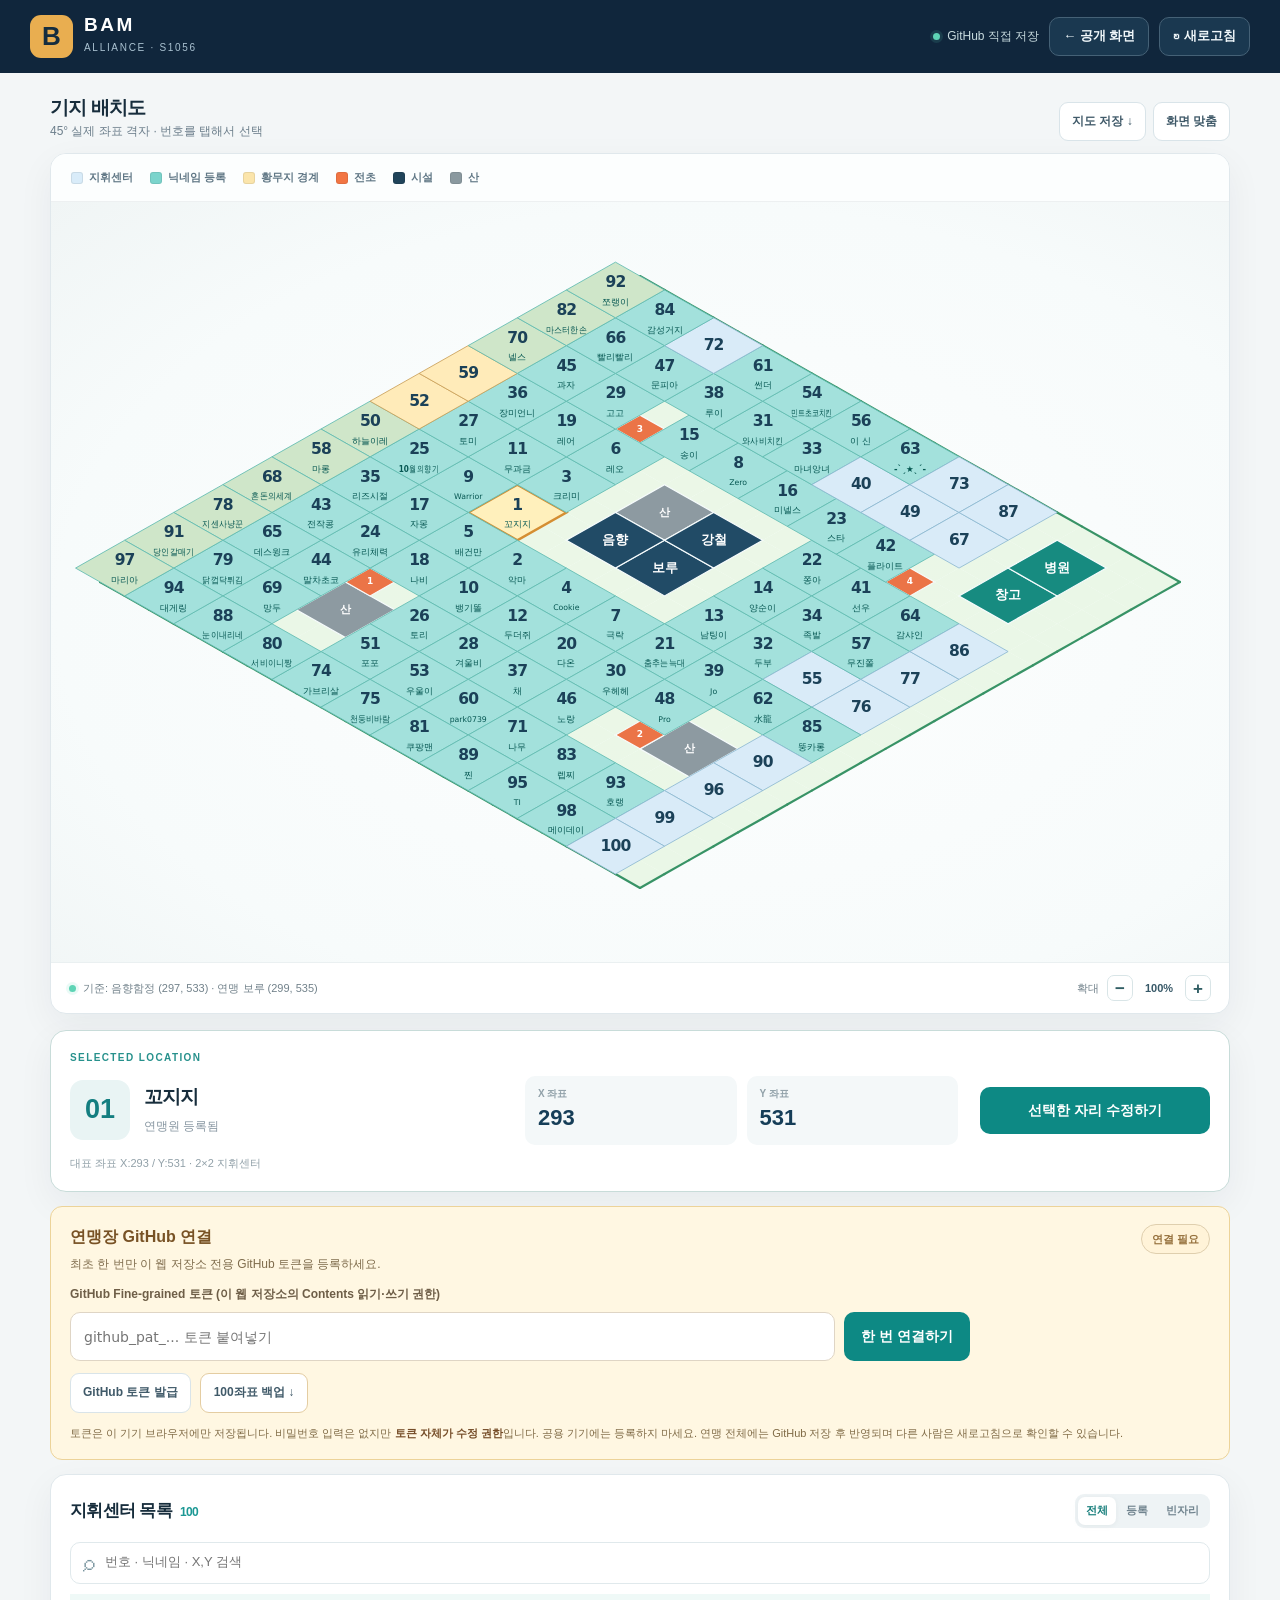
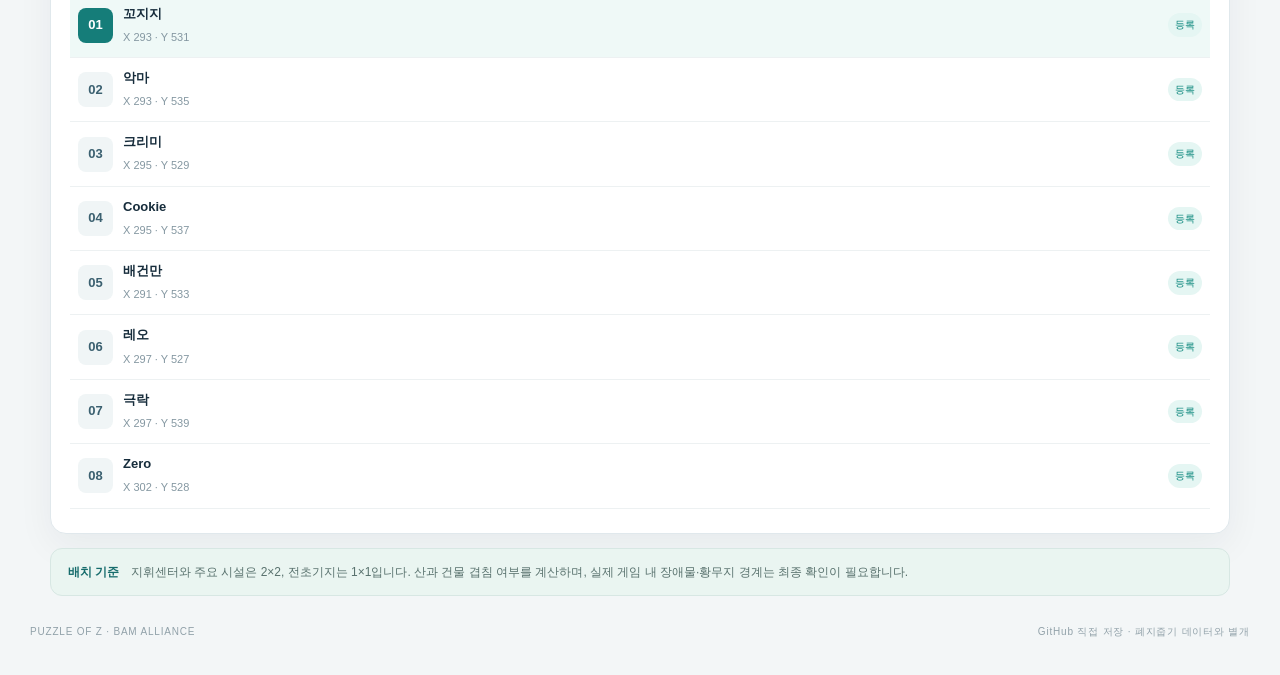
<file: alliance/admin.html>
<!doctype html>
<html lang="ko">
<head>
  <meta charset="utf-8"><meta name="viewport" content="width=device-width,initial-scale=1,viewport-fit=cover">
  <meta name="theme-color" content="#10263c">
  <meta name="description" content="Puzzle of Z BAM 연맹 100자리 기지 배치도와 실시간 좌표·닉네임 관리">
  <title>BAM 연맹 | 기지 관리 페이지</title>
  <link rel="stylesheet" href="./style.css?v=8">
  <script defer src="./app.js?v=9"></script>
</head>
<body data-admin="1">
  <header class="topbar">
    <div class="top-inner"><div class="brand"><a class="brand-symbol" href="./" aria-label="연맹원 공개 배치도로 돌아가기" title="공개 배치도">B</a><a class="brand-word" href="./"><strong>BAM</strong><small>ALLIANCE · S1056</small></a></div>
      <div class="top-actions"><span class="online-indicator"><i></i>GitHub 직접 저장</span><a class="top-button" href="./">← 공개 화면</a><button class="top-button" id="refresh" title="GitHub 최신 데이터 다시 읽기">↻ <span>새로고침</span></button></div>
    </div>
  </header>
  <main class="container">

<div id="notice" role="status" aria-live="polite" hidden></div>
    <section class="workbench">
      <div class="view-column">
        <div class="section-bar"><div><h2>기지 배치도</h2><p>45° 실제 좌표 격자 · 번호를 탭해서 선택</p></div><div class="bar-actions"><button class="quiet" id="exportSvg" title="표시된 배치도 SVG로 저장">지도 저장 ↓</button><button class="quiet" id="resetZoom">화면 맞춤</button></div></div>
        <div class="map-card">
          <div class="legend"><span><i class="swatch hq"></i>지휘센터</span><span><i class="swatch named"></i>닉네임 등록</span><span><i class="swatch edge"></i>황무지 경계</span><span><i class="swatch outpost"></i>전초</span><span><i class="swatch facility"></i>시설</span><span><i class="swatch mountain"></i>산</span></div>
          <div class="map-stage" id="mapStage"><svg id="mapSvg" role="img" aria-label="100개 지휘센터와 연맹 시설 좌표 지도" xmlns="http://www.w3.org/2000/svg" tabindex="0"></svg></div>
          <div class="map-foot"><span><i class="foot-dot"></i> 기준: 음향함정 (297, 533) · 연맹 보루 (299, 535)</span><span>확대 <button id="zoomOut" aria-label="축소">−</button><b id="zoomLabel">100%</b><button id="zoomIn" aria-label="확대">+</button></span></div>
        </div>

      </div>
      <aside class="side-column">
        <section class="panel focus-panel" id="detailPanel"><div class="panel-label">SELECTED LOCATION</div><div class="focus-head"><div class="num-chip" id="selNum">01</div><div><h2 id="selName">미등록 자리</h2><span id="selSub">지휘센터 슬롯</span></div></div><div class="coord-grid"><div><small>X 좌표</small><strong id="selX">—</strong></div><div><small>Y 좌표</small><strong id="selY">—</strong></div></div><button id="editOpen" class="primary-button">선택한 자리 수정하기</button><p class="focus-help" id="focusHelp">지도 또는 아래 목록에서 자리를 선택하세요.</p></section>
            <section class="map-note admin-note" aria-label="GitHub 연결 설정">
  <div class="auth-header">
    <div><strong>연맹장 GitHub 연결</strong><p id="authStatus">토큰이 등록되지 않았습니다. 최초 1회만 연결해 주세요.</p></div>
    <span class="auth-chip" id="authChip">연결 필요</span>
  </div>
  <form id="tokenForm" class="token-form">
    <label for="githubToken">GitHub Fine-grained 토큰 (이 웹 저장소의 Contents 읽기·쓰기 권한)</label>
    <div class="token-fields"><input id="githubToken" type="password" autocomplete="off" spellcheck="false" placeholder="github_pat_... 토큰 붙여넣기" required><button type="submit" class="primary-button" id="tokenConnect">한 번 연결하기</button></div>
  </form>
  <div class="admin-tools"><a id="tokenHelp" class="quiet token-help" href="https://github.com/settings/personal-access-tokens/new" target="_blank" rel="noopener noreferrer">GitHub 토큰 발급</a><button class="quiet" id="exportJson">100좌표 백업 ↓</button><button class="quiet reset-button" id="tokenDisconnect" hidden>토큰 연결 해제</button></div>
  <p class="admin-security">토큰은 이 기기 브라우저에만 저장됩니다. 비밀번호 입력은 없지만 <b>토큰 자체가 수정 권한</b>입니다. 공용 기기에는 등록하지 마세요. 연맹 전체에는 GitHub 저장 후 반영되며 다른 사람은 새로고침으로 확인할 수 있습니다.</p>
</section>
        <section class="panel list-panel"><div class="panel-top"><h2>지휘센터 목록 <span id="listCount">100</span></h2><div class="switches" role="group" aria-label="자리 필터"><button class="active" data-filter="all">전체</button><button data-filter="named">등록</button><button data-filter="vacant">빈자리</button></div></div><label class="search-box"><span>⌕</span><input id="search" type="search" autocomplete="off" placeholder="번호 · 닉네임 · X,Y 검색" aria-label="지휘센터 검색"></label><div id="slotList" class="slot-list"></div></section>
                <div class="map-note"><strong>배치 기준</strong> 지휘센터와 주요 시설은 2×2, 전초기지는 1×1입니다. 산과 건물 겹침 여부를 계산하며, 실제 게임 내 장애물·황무지 경계는 최종 확인이 필요합니다.</div>
      </aside>
    </section>
    <footer>PUZZLE OF Z · BAM ALLIANCE <span>GitHub 직접 저장 · 폐지줍기 데이터와 별개</span></footer>
  </main>
  <div class="overlay" id="editDialog" hidden><div class="dialog" role="dialog" aria-modal="true" aria-labelledby="editTitle"><button class="close" data-close="editDialog" aria-label="닫기">×</button><div class="dialog-icon">✎</div><h2 id="editTitle">지휘센터 수정</h2><p>지휘센터 번호는 유지됩니다. 닉네임 또는 좌표를 수정하면 지도가 바뀝니다.</p><form id="editForm"><div class="form-columns"><div><label class="field-label" for="editNumber">번호</label><input id="editNumber" readonly></div><div><label class="field-label" for="editNickname">닉네임</label><input id="editNickname" maxlength="24" autocomplete="off" placeholder="예: 크로미"></div><div><label class="field-label" for="editX">X 좌표</label><input id="editX" type="number" min="0" max="2000" required></div><div><label class="field-label" for="editY">Y 좌표</label><input id="editY" type="number" min="0" max="2000" required></div></div><div id="editError" class="error"></div><button class="primary-button" type="submit">변경사항 저장</button></form><small>저장 시 2×2 건물 충돌과 녹색 영역을 검사하고 GitHub에 반영합니다.</small></div></div>
</body></html>
</file>
<file: alliance/style.css>
:root{--navy:#10273d;--navy2:#19374f;--ink:#172d3c;--sub:#6c7e8b;--bg:#f3f6f7;--line:#e0e8ec;--teal:#067f7c;--gold:#dda548;--blue:#dcecf7;--shadow:0 12px 36px rgba(20,43,62,.055)}*{box-sizing:border-box}html{scroll-behavior:smooth}body{margin:0;background:var(--bg);color:var(--ink);font:15px/1.55 -apple-system,BlinkMacSystemFont,"Noto Sans KR","Apple SD Gothic Neo","Malgun Gothic",sans-serif}button,input{font:inherit}button{cursor:pointer}button:focus-visible,input:focus-visible{outline:3px solid #78d0c7;outline-offset:2px}a{color:inherit;text-decoration:none}[hidden]{display:none!important}.topbar{background:#10263c;color:#fff}.top-inner{max-width:1500px;padding:15px 30px;margin:auto;display:flex;align-items:center;justify-content:space-between;gap:15px}.brand{display:flex;align-items:center;gap:11px}.brand-symbol{background:#e9ae50;color:#152d3f;font-size:26px;font-weight:900;border-radius:11px;display:grid;place-items:center;width:43px;height:43px}.brand-symbol span{color:#278f91}.brand strong{display:block;font-size:19px;letter-spacing:.13em;line-height:1}.brand small{font-size:10px;letter-spacing:.17em;color:#aac2d1}.top-actions{display:flex;gap:10px;align-items:center}.top-button{border:1px solid #456176;color:#f0f7fa;background:#1a3850;border-radius:10px;padding:8px 13px;font-weight:650;font-size:13px}.top-button:hover{background:#254b65}.admin-button{background:#dfaa50;color:#152c3d;border-color:#dfaa50}.admin-button:hover{background:#f4c672}.online-indicator{display:flex;align-items:center;gap:7px;font-size:12px;color:#c8dbdf}.online-indicator i,.foot-dot{width:7px;height:7px;border-radius:100%;display:inline-block;background:#5ed4b5;box-shadow:0 0 0 3px rgba(94,212,181,.13)}.container{max-width:1500px;padding:0 30px;margin:auto}.intro{padding:34px 0 25px}.eyebrow{color:#168b8c;font-size:11px;font-weight:900;letter-spacing:.2em}.intro-row{display:flex;align-items:center;justify-content:space-between;gap:22px}.intro h1{font-size:clamp(29px,3.3vw,44px);line-height:1.16;letter-spacing:-.047em;margin:7px 0 9px}.intro h1 em{font-style:normal;color:#118985}.intro p{margin:0;color:var(--sub);font-size:14px;max-width:680px}.intro-mark{color:#d1dce0;font-size:65px;line-height:1;font-weight:900;letter-spacing:-.09em}.intro-mark span{font-size:14px;letter-spacing:.03em;margin-left:10px}.metrics{display:grid;grid-template-columns:repeat(4,minmax(0,1fr));gap:12px;margin-bottom:22px}.metric{border:1px solid var(--line);background:white;border-radius:14px;padding:18px 20px;min-width:0;box-shadow:var(--shadow)}.metric>span{display:block;color:#677f8d;font-size:12px;font-weight:650}.metric strong{display:block;font-size:31px;line-height:1.2;font-weight:850;letter-spacing:-.04em;margin-top:6px;color:var(--navy)}.metric .mode-small{font-size:20px;letter-spacing:-.03em;margin-top:12px}.metric small{display:block;color:#8798a2;font-size:11px;margin-top:6px;overflow:hidden;text-overflow:ellipsis;white-space:nowrap}.workbench{display:grid;grid-template-columns:minmax(0,1.95fr) minmax(315px,.85fr);gap:18px;align-items:start}.section-bar{display:flex;justify-content:space-between;gap:12px;align-items:end;margin:0 0 14px}.section-bar h2,.panel h2{font-size:19px;letter-spacing:-.04em;margin:0}.section-bar p{margin:0;color:var(--sub);font-size:12px}.bar-actions{display:flex;gap:7px}.quiet{background:#fff;border:1px solid #d9e4e9;color:#405a69;font-size:12px;font-weight:700;padding:9px 12px;border-radius:9px;white-space:nowrap}.quiet:hover{border-color:#84c2c1;color:var(--teal)}.map-card,.panel{background:#fff;border-radius:16px;border:1px solid var(--line);box-shadow:var(--shadow);overflow:hidden}.legend{display:flex;align-items:center;gap:17px;flex-wrap:wrap;padding:15px 20px;background:#fcfefe;border-bottom:1px solid #edf0f1;font-size:11px;font-weight:700;color:#607785}.legend>span{display:inline-flex;align-items:center;gap:6px}.swatch{display:inline-block;width:12px;height:12px;border-radius:3px;border:1px solid rgba(0,0,0,.08)}.swatch.hq{background:#d9ecf9}.swatch.named{background:#7bd4cc}.swatch.edge{background:#fbe5ab}.swatch.outpost{background:#f27543}.swatch.facility{background:#20445a}.swatch.mountain{background:#8a999f}.map-stage{position:relative;background:radial-gradient(ellipse at 55% 54%,#fdfefe 0%,#f7fbfb 70%,#f0f5f5 100%);height:clamp(410px,51vw,740px);min-height:410px;overflow:hidden;touch-action:none;cursor:grab}.map-stage.dragging{cursor:grabbing}.map-stage svg{width:100%;height:100%;display:block;user-select:none}.map-stage svg text{pointer-events:none}.map-stage .hq-tile{cursor:pointer;stroke:#8eb9d2;stroke-width:1.05;transition:fill .15s}.map-stage .hq-tile:hover{fill:#bdddee}.map-stage .hq-tile.selected{fill:#fff0bc!important;stroke:#d58e32;stroke-width:3}.map-stage .hq-tile.registered{fill:#a3e1dc}.map-stage .hq-tile.boundary{fill:#ffebb9}.map-stage .hq-tile.registered.boundary{fill:#cfe6c9}.map-stage .special-tile{stroke:#f7fcfd;stroke-width:1.45}.map-stage .territory{fill:#e4f5df;stroke:none}.map-stage .territory-border{stroke:#389366;stroke-width:2.7;stroke-linecap:round}.map-stage .mountain{fill:#8d9aa1}.map-stage .outpost{fill:#eb7447}.map-stage .fort,.map-stage .sound,.map-stage .steel{fill:#214b66}.map-stage .warehouse,.map-stage .hospital{fill:#178b80}.map-stage .hq-no{font-size:19px;font-weight:750;fill:#1b4158;text-anchor:middle;dominant-baseline:middle;letter-spacing:-1px}.map-stage .hq-nick{font-size:11.5px;font-weight:700;fill:#065752;text-anchor:middle;dominant-baseline:middle}.map-stage .special-label{font-size:16px;font-weight:750;fill:white;text-anchor:middle;dominant-baseline:middle}.map-stage .outpost-label{font-size:11px;font-weight:850;fill:#fff;text-anchor:middle;dominant-baseline:middle}.map-stage .mount-label{font-size:14px;font-weight:700;fill:white;text-anchor:middle;dominant-baseline:middle}.map-foot{display:flex;align-items:center;justify-content:space-between;gap:10px;border-top:1px solid #eaf0f1;padding:12px 18px;color:#71818a;font-size:11px}.map-foot>span:first-child{display:flex;align-items:center;gap:7px}.map-foot>span:last-child{white-space:nowrap;display:flex;align-items:center;gap:8px}.map-foot button{width:26px;height:26px;border-radius:7px;border:1px solid #d9e5e7;background:#fff;color:#315e64;font-size:17px;font-weight:bold;line-height:1}.map-foot b{font-size:11px;width:36px;text-align:center;color:#385968}.map-note{border:1px solid #d7e7e3;background:#eaf5f1;border-radius:12px;color:#58716d;padding:14px 17px;font-size:12px;margin-top:11px}.map-note strong{color:#166c6c;margin-right:8px}.side-column{display:grid;gap:15px}.panel{padding:19px}.panel-label{font-weight:850;font-size:10px;letter-spacing:.14em;color:#27918c;margin-bottom:12px}.focus-head{display:flex;gap:14px;align-items:center}.num-chip{width:60px;height:60px;border-radius:13px;background:#e9f4f4;color:#147e80;display:grid;place-items:center;font-size:27px;font-weight:850;flex:none}.focus-head h2{margin:0 0 3px;font-size:19px;overflow-wrap:anywhere}.focus-head span{font-size:12px;color:#8796a1}.coord-grid{display:grid;grid-template-columns:1fr 1fr;gap:10px;margin:17px 0}.coord-grid>div{background:#f4f8f9;border-radius:10px;padding:10px 13px}.coord-grid small{display:block;color:#91a1a9;font-size:10px;font-weight:700}.coord-grid strong{display:block;font-size:22px;color:#163e58;font-weight:800}.primary-button{display:block;width:100%;border:0;border-radius:10px;padding:13px;background:#0d8984;color:#fff;font-size:14px;font-weight:800}.primary-button:hover{background:#08716e}.focus-help{font-size:11px;color:#91a0a8;margin:12px 0 0}.panel-top{display:flex;justify-content:space-between;gap:8px;align-items:center;margin-bottom:14px}.panel-top h2{font-size:17px;white-space:nowrap}.panel-top h2 span{font-size:12px;margin-left:4px;color:#1c9894}.switches{display:flex;background:#eef3f5;padding:3px;border-radius:9px;gap:2px}.switches button{border:0;padding:5px 8px;font-size:11px;color:#71848f;background:transparent;border-radius:7px;font-weight:750}.switches button.active{color:#137c79;background:#fff;box-shadow:0 1px 4px #c2ced048}.search-box{height:42px;display:flex;gap:8px;align-items:center;padding:0 12px;border:1px solid #e0e9ec;border-radius:10px;margin-bottom:10px;color:#78949e}.search-box span{font-size:23px;line-height:1}.search-box input{border:0;outline:0;font-size:13px;background:none;width:100%;min-width:0}.slot-list{max-height:470px;overflow:auto;scrollbar-width:thin}.slot-row{display:flex;gap:10px;align-items:center;width:100%;padding:10px 8px;border:none;border-bottom:1px solid #edf1f2;background:transparent;text-align:left;color:inherit}.slot-row:hover,.slot-row.active{background:#eff9f7}.row-no{width:35px;height:35px;border-radius:8px;background:#f0f5f6;color:#3b6070;display:grid;place-items:center;font-size:13px;font-weight:800;flex:none}.slot-row.active .row-no{background:#157d79;color:#fff}.row-body{flex:1;min-width:0}.row-name{display:block;font-size:13px;font-weight:750;white-space:nowrap;overflow:hidden;text-overflow:ellipsis}.row-coords{font-size:11px;color:#8497a1}.row-status{font-size:10px;color:#b0bec5;background:#f4f7f8;border-radius:12px;padding:4px 7px}.row-status.filled{color:#078479;background:#e5f6f3}.empty-list{text-align:center;color:#8fa3ad;padding:24px 10px;font-size:12px}footer{display:flex;justify-content:space-between;gap:10px;color:#91a1a9;font-size:10px;letter-spacing:.08em;padding:28px 0 35px}#notice{padding:12px 16px;border-radius:10px;margin-bottom:14px;background:#ebf7f5;border:1px solid #cae7e2;color:#14736f;font-size:13px}#notice.error{color:#a64238;background:#fff1ec;border-color:#f3d9d1}.overlay{position:fixed;inset:0;z-index:40;background:#0b2232ad;display:grid;place-items:center;padding:16px;backdrop-filter:blur(3px)}.dialog{background:#fff;border-radius:18px;padding:28px;box-shadow:0 24px 90px #071f3059;width:min(100%,430px);position:relative;max-height:90vh;overflow:auto}.dialog-icon{border-radius:12px;background:#e6f5f0;color:#15877d;width:42px;height:42px;display:grid;place-items:center;font-size:22px;font-weight:800;margin-bottom:12px}.dialog h2{margin:0 0 6px;font-size:23px;letter-spacing:-.04em}.dialog p{font-size:13px;color:#7d9099;margin:0 0 20px}.dialog small{display:block;font-size:11px;color:#9aaaae;margin-top:14px}.close{position:absolute;right:17px;top:12px;border:0;background:transparent;font-size:27px;color:#91a2a7}.field-label{display:block;font-weight:750;font-size:12px;margin:10px 0 6px;color:#446674}.dialog input{width:100%;border-radius:10px;border:1px solid #dbe7e9;padding:11px 12px;background:#fbfdfd;color:#193e53;min-width:0}.dialog .primary-button{margin-top:17px}.form-columns{display:grid;grid-template-columns:1fr 1fr;gap:0 12px}.error{font-size:12px;color:#b64837;margin-top:6px;min-height:1em}@media(max-width:960px){.workbench{grid-template-columns:1fr}.side-column{grid-template-columns:minmax(245px,.8fr) minmax(300px,1.2fr);align-items:start}.slot-list{max-height:430px}}@media(max-width:700px){.container{padding:0 13px}.top-inner{padding:12px 13px}.brand-symbol{width:37px;height:37px;font-size:23px}.brand strong{font-size:17px}.top-actions{gap:6px}.online-indicator{display:none}.top-button{padding:8px;font-size:11px}.intro{padding:23px 2px 19px}.intro h1{font-size:31px}.intro p{font-size:12px}.intro-mark{display:none}.metrics{grid-template-columns:repeat(2,minmax(0,1fr));gap:8px;margin-bottom:18px}.metric{padding:12px 14px;border-radius:11px}.metric strong{font-size:26px}.metric .mode-small{font-size:17px}.section-bar h2{font-size:17px}.section-bar p{font-size:11px}.quiet{font-size:10px;padding:8px}.map-stage{height:490px;min-height:490px}.legend{padding:12px;gap:9px 12px;font-size:10px}.map-foot{padding:10px;font-size:9px}.map-foot>span:first-child{max-width:56%}.side-column{grid-template-columns:1fr}.slot-list{max-height:400px}.panel{padding:16px}footer{display:block;font-size:9px}footer span{display:block;margin-top:3px}}@media(prefers-reduced-motion:reduce){*{scroll-behavior:auto!important;transition:none!important}}

/* Password-free local administration and B logo navigation */
.brand-word{display:block;min-width:0}
.brand-symbol{text-decoration:none;flex:none}
.brand-symbol:hover{background:#f5c778;color:#10263c}
.brand-symbol:focus-visible{outline:3px solid #75c9c3;outline-offset:3px}
.admin-note{margin:0 0 18px;padding:17px 19px;border-color:#ecd399;background:#fff7e2;color:#6c5732;line-height:1.65}
.admin-note strong{color:#8c5a20}
.admin-note b{color:#624b2f}
.admin-tools{display:flex;flex-wrap:wrap;gap:9px;margin-top:12px}
.admin-tools button{background:#fff;padding:9px 13px;border-color:#e4cda2}
.admin-tools .reset-button{margin-left:auto;color:#985f4a}
body[data-admin="1"] .mode-small{color:#0e7f79}
body[data-admin="1"] .intro h1 em{color:#b28035}
@media(max-width:700px){
 .top-inner{gap:6px}
 .top-button{display:inline-flex;align-items:center;justify-content:center;text-decoration:none}
 .admin-tools .reset-button{margin-left:0}
 .admin-tools button{flex:1 1 auto}
 .admin-note{font-size:12px;margin-bottom:14px;padding:14px}
 .brand-word small{letter-spacing:.09em}
}


/* GitHub direct-edit authentication (one token registration per device) */
.auth-header{display:flex;align-items:flex-start;justify-content:space-between;gap:12px}
.auth-header>div{min-width:0}
.auth-header strong{font-size:16px;color:#785225}
.auth-header p{margin:4px 0 12px;font-size:12px;color:#7f6c4c;line-height:1.55}
.auth-chip{border:1px solid #dfcfae;background:#fff3d8;color:#96713d;padding:5px 10px;border-radius:999px;white-space:nowrap;font-size:11px;font-weight:800}
.auth-chip.connected{background:#e2f7ef;color:#087762;border-color:#b9decf}
.token-form{max-width:900px}
.token-form label{display:block;font-weight:700;color:#6e5e47;font-size:12px;margin-bottom:7px}
.token-fields{display:flex;align-items:stretch;gap:9px}
.token-fields input{background:#fff;border:1px solid #dfd5c5;border-radius:10px;flex:1;min-width:0;padding:11px 13px;font:14px system-ui,sans-serif;color:#203b4f}
.token-fields .primary-button{width:auto;min-width:126px;white-space:nowrap;flex:none}
.admin-note .admin-tools{align-items:center;margin-top:12px}
.admin-note .admin-tools .token-help{display:inline-flex;align-items:center;text-decoration:none}
.admin-note .admin-tools .reset-button{margin-left:auto}
.admin-security{margin:12px 0 0;font-size:11px;color:#806b46;line-height:1.6}
.admin-security b{color:#754c27}
body[data-admin="1"] .mode-small{color:#0b7a6f}
@media(max-width:700px){
 .token-fields{flex-direction:column}
 .token-fields input{width:100%}
 .token-fields .primary-button{width:100%}
 .auth-header strong{font-size:14px}
 .auth-header p{font-size:11px}
 .admin-note .admin-tools .reset-button{margin-left:0}
}


/* Map-first BAM layout, 2026-11-09: top counters removed, details follow map */
.workbench{
  display:flex;
  flex-direction:column;
  align-items:stretch;
  gap:16px;
  max-width:1180px;
  margin:0 auto;
  padding-top:20px;
}
.view-column,.side-column{width:100%;min-width:0;max-width:100%}
.side-column{display:flex;flex-direction:column;gap:14px}
.workbench .section-bar{margin:0 0 12px}
.workbench .map-stage{height:clamp(350px,64vw,760px);min-height:0}
.workbench .map-note{margin-top:0}
.workbench .focus-panel{border:1px solid #c8dcd9}
.workbench .list-panel .slot-list{max-height:520px}
.workbench .admin-note{margin:0}
@media (min-width:760px){
  .workbench .focus-panel{
    display:grid;
    grid-template-columns:minmax(210px,1fr) minmax(230px,1fr) minmax(160px,230px);
    column-gap:22px;
    row-gap:10px;
    align-items:center;
  }
  .workbench .focus-panel .panel-label{grid-column:1/-1;margin:0}
  .workbench .focus-panel .focus-head{grid-column:1}
  .workbench .focus-panel .coord-grid{grid-column:2;margin:0}
  .workbench .focus-panel .primary-button:not([hidden]){grid-column:3;margin:0}
  .workbench .focus-panel .focus-help{grid-column:1/-1;margin:0}
}
@media (max-width:700px){
  .workbench{padding-top:15px;gap:12px}
  .workbench .section-bar{margin-bottom:10px}
  .workbench .map-stage{height:350px;min-height:0}
  .workbench .focus-panel{padding:15px}
  .workbench .focus-panel .coord-grid{margin:13px 0}
  .workbench .list-panel .slot-list{max-height:460px}
}


/* Text-fit fix: English HQ names were too large for the diamond cells. */
.map-stage .hq-nick{
  font-family:-apple-system,BlinkMacSystemFont,"Noto Sans KR","Apple SD Gothic Neo",system-ui,sans-serif;
  font-size:10.5px;
  font-weight:550;
  letter-spacing:0;
}
.map-stage .hq-nick.latin{font-size:9.5px;font-weight:500}
.workbench .side-column{align-items:stretch}
.workbench .side-column>.panel,.workbench .side-column>.admin-note{width:100%;min-width:0}
.workbench .focus-head{min-width:0}
.workbench .focus-head>div:last-child{min-width:0;flex:1}
.workbench .focus-head h2{
  font-size:clamp(16px,4vw,19px);
  font-weight:650;
  line-height:1.3;
  overflow-wrap:anywhere;
  word-break:break-word;
}
</file>
